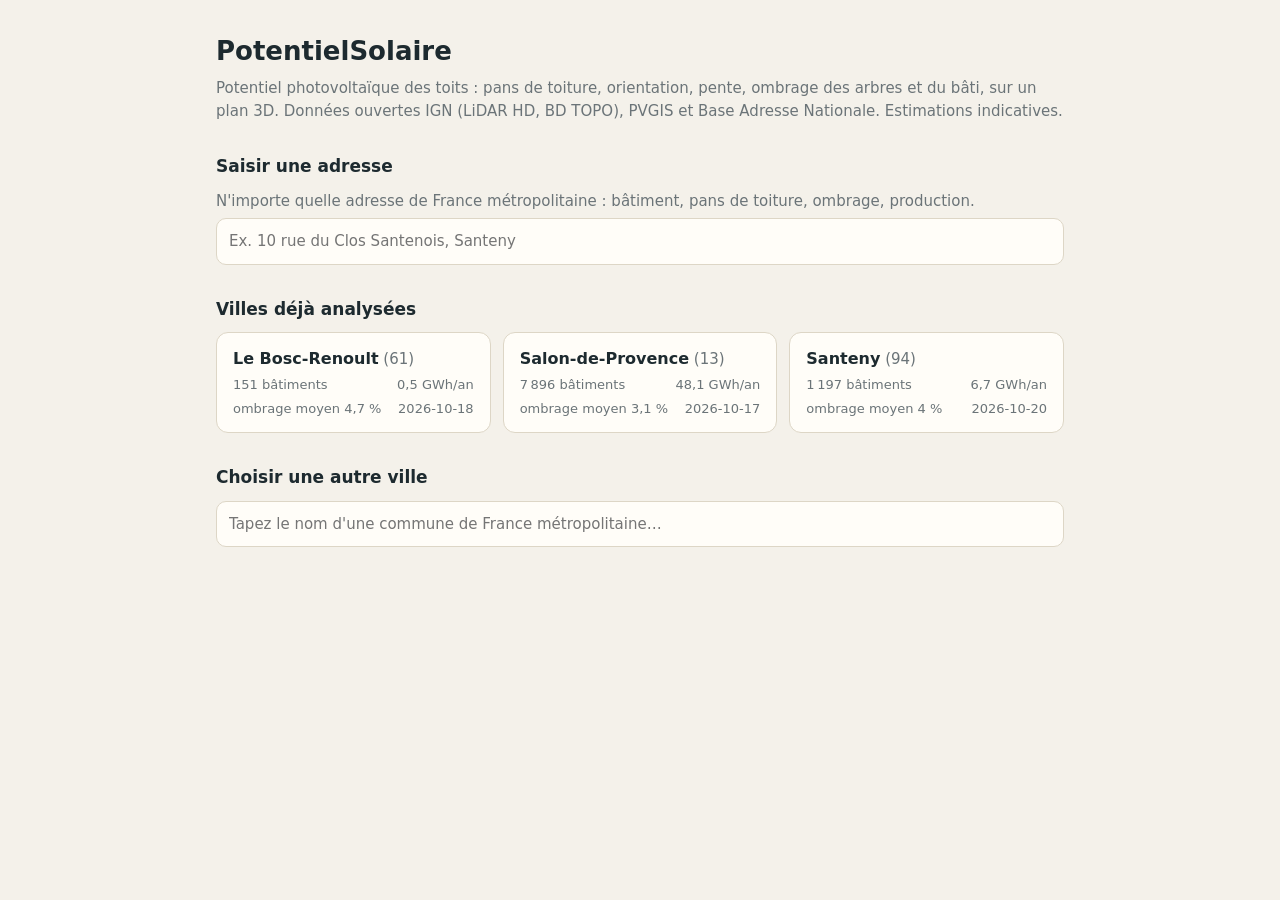
<file: index.html>
<!doctype html>
<html lang="fr">
<head>
<meta charset="utf-8">
<meta name="viewport" content="width=device-width,initial-scale=1">
<title>PotentielSolaire</title>
<style>
  :root{--bg:#f4f1ea;--panel:#fffdf8;--ink:#1d2a2f;--mute:#6b7478;--line:#ddd6c6;--acc:#d9822b}
  @media (prefers-color-scheme:dark){:root{--bg:#14191b;--panel:#1d2427;--ink:#e8e6df;--mute:#97a0a3;--line:#323c40;--acc:#f0a050}}
  *{box-sizing:border-box}
  body{margin:0;background:var(--bg);color:var(--ink);font:15px/1.5 system-ui,-apple-system,Segoe UI,sans-serif}
  main{max-width:880px;margin:0 auto;padding:32px 16px 64px}
  h1{font-size:26px;margin:0 0 4px} h2{font-size:17px;margin:32px 0 10px}
  p{margin:6px 0} .sub{color:var(--mute)}
  .card{display:block;background:var(--panel);border:1px solid var(--line);border-radius:12px;padding:14px 16px;text-decoration:none;color:inherit}
  .card:hover{border-color:var(--acc)}
  .grid{display:grid;grid-template-columns:repeat(auto-fill,minmax(250px,1fr));gap:12px}
  .card b{font-size:16px} .card .k{display:flex;justify-content:space-between;font-size:13px;color:var(--mute);margin-top:4px}
  input{width:100%;padding:11px 12px;border:1px solid var(--line);border-radius:10px;background:var(--panel);color:var(--ink);font:inherit}
  #sugg,#asugg{margin-top:6px;display:none;background:var(--panel);border:1px solid var(--line);border-radius:10px;overflow:hidden}
  #sugg div,#asugg div{padding:9px 12px;cursor:pointer;display:flex;justify-content:space-between;gap:8px}
  #sugg div:hover,#asugg div:hover,#asugg div.on{background:rgba(127,127,127,.15)}
  #asugg small{color:var(--mute)}
  .pill{font-size:12px;color:#fff;background:#1f9d55;border-radius:99px;padding:1px 8px;white-space:nowrap}
  .pill.no{background:var(--mute)}
  #how{display:none;margin-top:14px;background:var(--panel);border:1px solid var(--line);border-radius:12px;padding:14px 16px}
  code,pre{font:13px ui-monospace,Menlo,monospace;background:rgba(127,127,127,.15);border-radius:6px}
  code{padding:1px 5px} pre{padding:10px 12px;overflow:auto}
  a{color:var(--acc)} ol{padding-left:20px;margin:8px 0}
  .btn{display:inline-block;margin-top:6px;background:var(--acc);color:#fff;text-decoration:none;padding:8px 14px;border-radius:9px;font-weight:600}
</style>
</head>
<body>
<main>
  <h1>PotentielSolaire</h1>
  <p class="sub">Potentiel photovoltaïque des toits : pans de toiture, orientation, pente, ombrage des arbres et du bâti, sur un plan 3D. Données ouvertes IGN (LiDAR HD, BD TOPO), PVGIS et Base Adresse Nationale. Estimations indicatives.</p>

  <h2>Saisir une adresse</h2>
  <p class="sub">N'importe quelle adresse de France métropolitaine : bâtiment, pans de toiture, ombrage, production.</p>
  <input id="addr" type="search" placeholder="Ex. 10 rue du Clos Santenois, Santeny" autocomplete="off">
  <div id="asugg"></div>

  <h2>Villes déjà analysées</h2>
  <div class="grid" id="list"></div>

  <h2>Choisir une autre ville</h2>
  <input id="q" type="search" placeholder="Tapez le nom d'une commune de France métropolitaine…" autocomplete="off">
  <div id="sugg"></div>
  <div id="how"></div>
</main>
<script>
const COMMUNES = [{"nom": "Le Bosc-Renoult", "insee": "61054", "departement": "61", "lat": 48.9154, "lon": 0.30893, "batiments": 151, "pans": 380, "ratio_median": 0.906, "ombrage_moyen": 0.047, "ombrage_arbres_moyen": 0.043, "kwc_bons_pans": 489.0, "gwh_an_bons_pans": 0.51, "rendement_optimal": 1115.0, "pertes_systeme": 14.0, "ombrage": "complet", "date": "2026-10-18", "fichier": "61054.html"}, {"nom": "Salon-de-Provence", "insee": "13103", "departement": "13", "lat": 43.64633, "lon": 5.06782, "batiments": 7896, "ratio_median": 0.904, "ombrage_moyen": 0.031, "ombrage_arbres_moyen": 0.019, "kwc_bons_pans": 33235.0, "gwh_an_bons_pans": 48.1, "rendement_optimal": 1584.0, "pertes_systeme": 14.0, "ombrage": "complet", "date": "2026-10-17", "fichier": "13103.html"}, {"nom": "Santeny", "insee": "94070", "departement": "94", "lat": 48.73529, "lon": 2.57631, "batiments": 1197, "pans": 3634, "ratio_median": 0.907, "ombrage_moyen": 0.04, "ombrage_arbres_moyen": 0.032, "kwc_bons_pans": 6277.0, "gwh_an_bons_pans": 6.71, "rendement_optimal": 1158.0, "pertes_systeme": 14.0, "ombrage": "complet", "date": "2026-10-20", "fichier": "94070.html"}];
const REPO = "cohendavfr/PotentielSolaire";
const $ = id => document.getElementById(id);
const esc = s => String(s).replace(/[&<>"]/g, c => ({'&':'&amp;','<':'&lt;','>':'&gt;','"':'&quot;'}[c]));
const byInsee = Object.fromEntries(COMMUNES.map(c => [c.insee, c]));
const num = (n, d=0) => Number(n).toLocaleString('fr-FR', {maximumFractionDigits: d});

$('list').innerHTML = COMMUNES.length ? COMMUNES.map(c => `
  <a class="card" href="communes/${esc(c.fichier)}">
    <b>${esc(c.nom)}</b> <span class="sub">(${esc(c.departement)})</span>
    <div class="k"><span>${num(c.batiments)} bâtiments</span><span>${num(c.gwh_an_bons_pans, 1)} GWh/an</span></div>
    <div class="k"><span>ombrage moyen ${num(c.ombrage_moyen*100, 1)} %</span><span>${esc(c.date)}</span></div>
  </a>`).join('') : '<p class="sub">Aucune pour le moment.</p>';

// recherche d'adresse (Base Adresse Nationale) -> page adresse
let atimer, ahits = [], acur = -1;
function goAddress(f) {
  const [lon, lat] = f.geometry.coordinates;
  location.href = 'adresse.html?' + new URLSearchParams({lon: lon.toFixed(6), lat: lat.toFixed(6), label: f.properties.label});
}
$('addr').addEventListener('input', () => {
  clearTimeout(atimer);
  const v = $('addr').value.trim();
  if (v.length < 3) { $('asugg').style.display = 'none'; return; }
  atimer = setTimeout(async () => {
    try {
      const r = await fetch('https://api-adresse.data.gouv.fr/search/?limit=7&autocomplete=1&q=' + encodeURIComponent(v));
      ahits = (await r.json()).features || []; acur = -1;
      $('asugg').innerHTML = ahits.map((f, i) => `<div data-i="${i}"><span>${esc(f.properties.label)}</span><small>${esc(f.properties.context || '')}</small></div>`).join('') || '<div>Aucune adresse</div>';
      $('asugg').style.display = 'block';
    } catch (e) { $('asugg').style.display = 'none'; }
  }, 200);
});
$('addr').addEventListener('keydown', e => {
  const items = [...$('asugg').children];
  if (e.key === 'ArrowDown') acur = Math.min(acur + 1, items.length - 1);
  else if (e.key === 'ArrowUp') acur = Math.max(acur - 1, 0);
  else if (e.key === 'Enter') { if (ahits.length) goAddress(ahits[Math.max(acur, 0)]); return; } else return;
  items.forEach((c, i) => c.classList.toggle('on', i === acur)); e.preventDefault();
});
$('asugg').addEventListener('click', e => { const d = e.target.closest('[data-i]'); if (d) goAddress(ahits[+d.dataset.i]); });

let timer;
$('q').addEventListener('input', () => {
  clearTimeout(timer);
  const v = $('q').value.trim();
  if (v.length < 2) { $('sugg').style.display = 'none'; return; }
  timer = setTimeout(async () => {
    try {
      const r = await fetch('https://geo.api.gouv.fr/communes?nom=' + encodeURIComponent(v) +
        '&fields=nom,code,codeDepartement,population&boost=population&limit=8');
      const list = (await r.json()).filter(c => !c.code.startsWith('97') && !c.code.startsWith('98'));
      $('sugg').innerHTML = list.map(c => `<div data-c='${esc(JSON.stringify(c))}'><span>${esc(c.nom)} <span class="sub">(${esc(c.codeDepartement)} · ${num(c.population)} hab.)</span></span>
        <span class="pill ${byInsee[c.code] ? '' : 'no'}">${byInsee[c.code] ? 'analysée' : 'à analyser'}</span></div>`).join('') || '<div>Aucune commune</div>';
      $('sugg').style.display = 'block';
    } catch (e) { $('sugg').style.display = 'none'; }
  }, 200);
});
$('sugg').addEventListener('click', e => {
  const d = e.target.closest('[data-c]'); if (!d) return;
  const c = JSON.parse(d.dataset.c);
  $('sugg').style.display = 'none'; $('q').value = c.nom;
  if (byInsee[c.code]) { location.href = 'communes/' + byInsee[c.code].fichier; return; }
  const big = c.population > 60000;
  $('how').style.display = 'block';
  $('how').innerHTML = `
    <b>${esc(c.nom)}</b> (${esc(c.codeDepartement)}, INSEE ${esc(c.code)}) n'a pas encore été analysée.
    ${big ? '<p class="sub">Grande commune : l\'analyse peut être très longue et la page lourde.</p>' : ''}
    <p>L'analyse prend de 10 à 40 minutes selon la taille de la commune (téléchargement du LiDAR HD, calcul d'ombrage de chaque toit).</p>
    <p><b>Depuis GitHub</b> (pour le propriétaire du dépôt) :</p>
    <ol>
      <li>Ouvrir l'action <a href="https://github.com/${REPO}/actions/workflows/analyse.yml" target="_blank">« Analyser une ville »</a>.</li>
      <li>Cliquer <b>Run workflow</b> et saisir le code INSEE : <code>${esc(c.code)}</code>.</li>
      <li>Une fois terminée, recharger cette page : la ville apparaît dans la liste.</li>
    </ol>
    <a class="btn" href="https://github.com/${REPO}/actions/workflows/analyse.yml" target="_blank">Ouvrir GitHub Actions</a>
    <p style="margin-top:14px"><b>Ou en local</b> :</p>
    <pre>python run_commune.py --insee ${esc(c.code)}</pre>`;
});
</script>
</body>
</html>
</file>
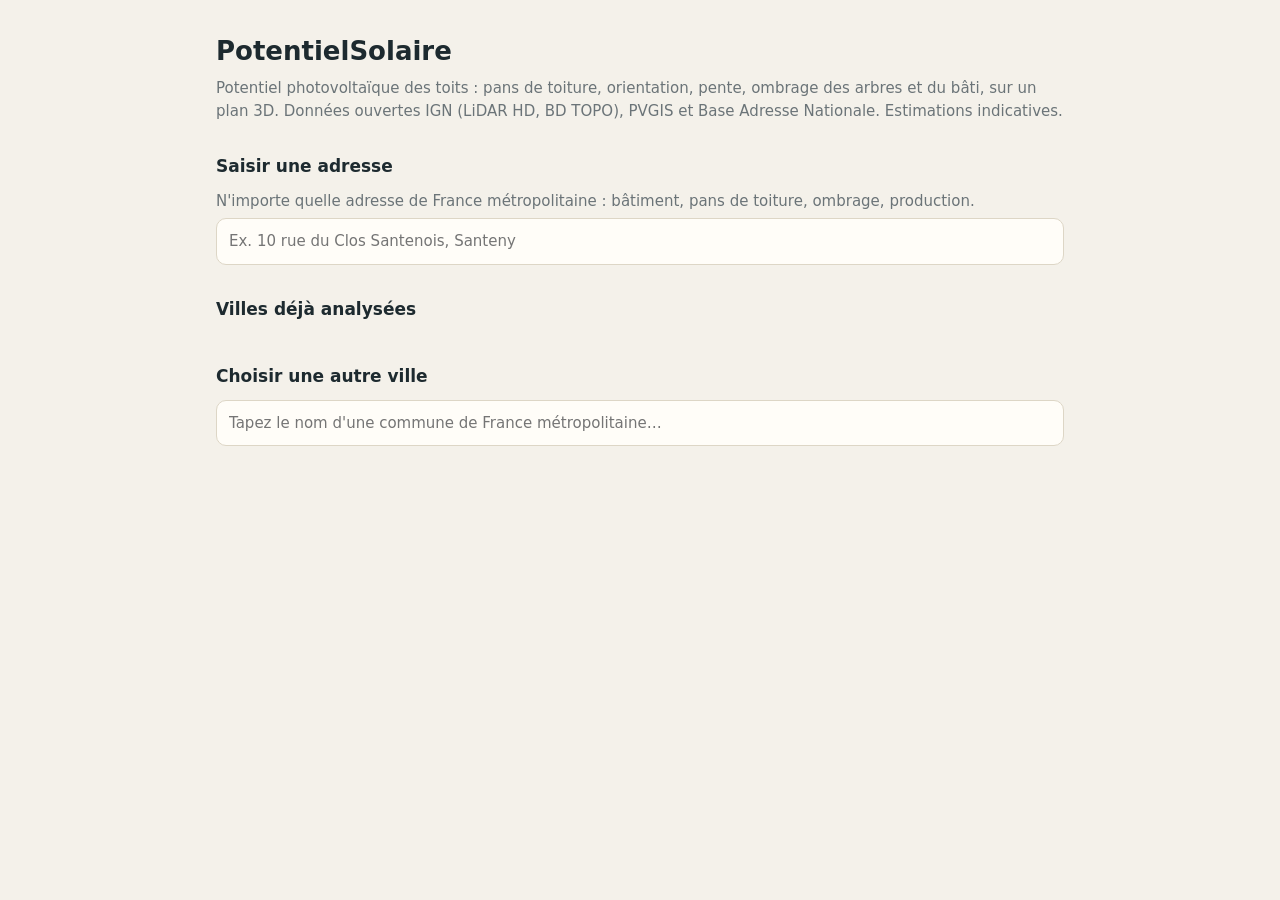
<file: index_template.html>
<!doctype html>
<html lang="fr">
<head>
<meta charset="utf-8">
<meta name="viewport" content="width=device-width,initial-scale=1">
<title>PotentielSolaire</title>
<style>
  :root{--bg:#f4f1ea;--panel:#fffdf8;--ink:#1d2a2f;--mute:#6b7478;--line:#ddd6c6;--acc:#d9822b}
  @media (prefers-color-scheme:dark){:root{--bg:#14191b;--panel:#1d2427;--ink:#e8e6df;--mute:#97a0a3;--line:#323c40;--acc:#f0a050}}
  *{box-sizing:border-box}
  body{margin:0;background:var(--bg);color:var(--ink);font:15px/1.5 system-ui,-apple-system,Segoe UI,sans-serif}
  main{max-width:880px;margin:0 auto;padding:32px 16px 64px}
  h1{font-size:26px;margin:0 0 4px} h2{font-size:17px;margin:32px 0 10px}
  p{margin:6px 0} .sub{color:var(--mute)}
  .card{display:block;background:var(--panel);border:1px solid var(--line);border-radius:12px;padding:14px 16px;text-decoration:none;color:inherit}
  .card:hover{border-color:var(--acc)}
  .grid{display:grid;grid-template-columns:repeat(auto-fill,minmax(250px,1fr));gap:12px}
  .card b{font-size:16px} .card .k{display:flex;justify-content:space-between;font-size:13px;color:var(--mute);margin-top:4px}
  input{width:100%;padding:11px 12px;border:1px solid var(--line);border-radius:10px;background:var(--panel);color:var(--ink);font:inherit}
  #sugg,#asugg{margin-top:6px;display:none;background:var(--panel);border:1px solid var(--line);border-radius:10px;overflow:hidden}
  #sugg div,#asugg div{padding:9px 12px;cursor:pointer;display:flex;justify-content:space-between;gap:8px}
  #sugg div:hover,#asugg div:hover,#asugg div.on{background:rgba(127,127,127,.15)}
  #asugg small{color:var(--mute)}
  .pill{font-size:12px;color:#fff;background:#1f9d55;border-radius:99px;padding:1px 8px;white-space:nowrap}
  .pill.no{background:var(--mute)}
  #how{display:none;margin-top:14px;background:var(--panel);border:1px solid var(--line);border-radius:12px;padding:14px 16px}
  code,pre{font:13px ui-monospace,Menlo,monospace;background:rgba(127,127,127,.15);border-radius:6px}
  code{padding:1px 5px} pre{padding:10px 12px;overflow:auto}
  a{color:var(--acc)} ol{padding-left:20px;margin:8px 0}
  .btn{display:inline-block;margin-top:6px;background:var(--acc);color:#fff;text-decoration:none;padding:8px 14px;border-radius:9px;font-weight:600}
</style>
</head>
<body>
<main>
  <h1>PotentielSolaire</h1>
  <p class="sub">Potentiel photovoltaïque des toits : pans de toiture, orientation, pente, ombrage des arbres et du bâti, sur un plan 3D. Données ouvertes IGN (LiDAR HD, BD TOPO), PVGIS et Base Adresse Nationale. Estimations indicatives.</p>

  <h2>Saisir une adresse</h2>
  <p class="sub">N'importe quelle adresse de France métropolitaine : bâtiment, pans de toiture, ombrage, production.</p>
  <input id="addr" type="search" placeholder="Ex. 10 rue du Clos Santenois, Santeny" autocomplete="off">
  <div id="asugg"></div>

  <h2>Villes déjà analysées</h2>
  <div class="grid" id="list"></div>

  <h2>Choisir une autre ville</h2>
  <input id="q" type="search" placeholder="Tapez le nom d'une commune de France métropolitaine…" autocomplete="off">
  <div id="sugg"></div>
  <div id="how"></div>
</main>
<script>
const COMMUNES = __COMMUNES__;
const REPO = "__REPO__";
const $ = id => document.getElementById(id);
const esc = s => String(s).replace(/[&<>"]/g, c => ({'&':'&amp;','<':'&lt;','>':'&gt;','"':'&quot;'}[c]));
const byInsee = Object.fromEntries(COMMUNES.map(c => [c.insee, c]));
const num = (n, d=0) => Number(n).toLocaleString('fr-FR', {maximumFractionDigits: d});

$('list').innerHTML = COMMUNES.length ? COMMUNES.map(c => `
  <a class="card" href="communes/${esc(c.fichier)}">
    <b>${esc(c.nom)}</b> <span class="sub">(${esc(c.departement)})</span>
    <div class="k"><span>${num(c.batiments)} bâtiments</span><span>${num(c.gwh_an_bons_pans, 1)} GWh/an</span></div>
    <div class="k"><span>ombrage moyen ${num(c.ombrage_moyen*100, 1)} %</span><span>${esc(c.date)}</span></div>
  </a>`).join('') : '<p class="sub">Aucune pour le moment.</p>';

// recherche d'adresse (Base Adresse Nationale) -> page adresse
let atimer, ahits = [], acur = -1;
function goAddress(f) {
  const [lon, lat] = f.geometry.coordinates;
  location.href = 'adresse.html?' + new URLSearchParams({lon: lon.toFixed(6), lat: lat.toFixed(6), label: f.properties.label});
}
$('addr').addEventListener('input', () => {
  clearTimeout(atimer);
  const v = $('addr').value.trim();
  if (v.length < 3) { $('asugg').style.display = 'none'; return; }
  atimer = setTimeout(async () => {
    try {
      const r = await fetch('https://api-adresse.data.gouv.fr/search/?limit=7&autocomplete=1&q=' + encodeURIComponent(v));
      ahits = (await r.json()).features || []; acur = -1;
      $('asugg').innerHTML = ahits.map((f, i) => `<div data-i="${i}"><span>${esc(f.properties.label)}</span><small>${esc(f.properties.context || '')}</small></div>`).join('') || '<div>Aucune adresse</div>';
      $('asugg').style.display = 'block';
    } catch (e) { $('asugg').style.display = 'none'; }
  }, 200);
});
$('addr').addEventListener('keydown', e => {
  const items = [...$('asugg').children];
  if (e.key === 'ArrowDown') acur = Math.min(acur + 1, items.length - 1);
  else if (e.key === 'ArrowUp') acur = Math.max(acur - 1, 0);
  else if (e.key === 'Enter') { if (ahits.length) goAddress(ahits[Math.max(acur, 0)]); return; } else return;
  items.forEach((c, i) => c.classList.toggle('on', i === acur)); e.preventDefault();
});
$('asugg').addEventListener('click', e => { const d = e.target.closest('[data-i]'); if (d) goAddress(ahits[+d.dataset.i]); });

let timer;
$('q').addEventListener('input', () => {
  clearTimeout(timer);
  const v = $('q').value.trim();
  if (v.length < 2) { $('sugg').style.display = 'none'; return; }
  timer = setTimeout(async () => {
    try {
      const r = await fetch('https://geo.api.gouv.fr/communes?nom=' + encodeURIComponent(v) +
        '&fields=nom,code,codeDepartement,population&boost=population&limit=8');
      const list = (await r.json()).filter(c => !c.code.startsWith('97') && !c.code.startsWith('98'));
      $('sugg').innerHTML = list.map(c => `<div data-c='${esc(JSON.stringify(c))}'><span>${esc(c.nom)} <span class="sub">(${esc(c.codeDepartement)} · ${num(c.population)} hab.)</span></span>
        <span class="pill ${byInsee[c.code] ? '' : 'no'}">${byInsee[c.code] ? 'analysée' : 'à analyser'}</span></div>`).join('') || '<div>Aucune commune</div>';
      $('sugg').style.display = 'block';
    } catch (e) { $('sugg').style.display = 'none'; }
  }, 200);
});
$('sugg').addEventListener('click', e => {
  const d = e.target.closest('[data-c]'); if (!d) return;
  const c = JSON.parse(d.dataset.c);
  $('sugg').style.display = 'none'; $('q').value = c.nom;
  if (byInsee[c.code]) { location.href = 'communes/' + byInsee[c.code].fichier; return; }
  const big = c.population > 60000;
  $('how').style.display = 'block';
  $('how').innerHTML = `
    <b>${esc(c.nom)}</b> (${esc(c.codeDepartement)}, INSEE ${esc(c.code)}) n'a pas encore été analysée.
    ${big ? '<p class="sub">Grande commune : l\'analyse peut être très longue et la page lourde.</p>' : ''}
    <p>L'analyse prend de 10 à 40 minutes selon la taille de la commune (téléchargement du LiDAR HD, calcul d'ombrage de chaque toit).</p>
    <p><b>Depuis GitHub</b> (pour le propriétaire du dépôt) :</p>
    <ol>
      <li>Ouvrir l'action <a href="https://github.com/${REPO}/actions/workflows/analyse.yml" target="_blank">« Analyser une ville »</a>.</li>
      <li>Cliquer <b>Run workflow</b> et saisir le code INSEE : <code>${esc(c.code)}</code>.</li>
      <li>Une fois terminée, recharger cette page : la ville apparaît dans la liste.</li>
    </ol>
    <a class="btn" href="https://github.com/${REPO}/actions/workflows/analyse.yml" target="_blank">Ouvrir GitHub Actions</a>
    <p style="margin-top:14px"><b>Ou en local</b> :</p>
    <pre>python run_commune.py --insee ${esc(c.code)}</pre>`;
});
</script>
</body>
</html>
</file>
